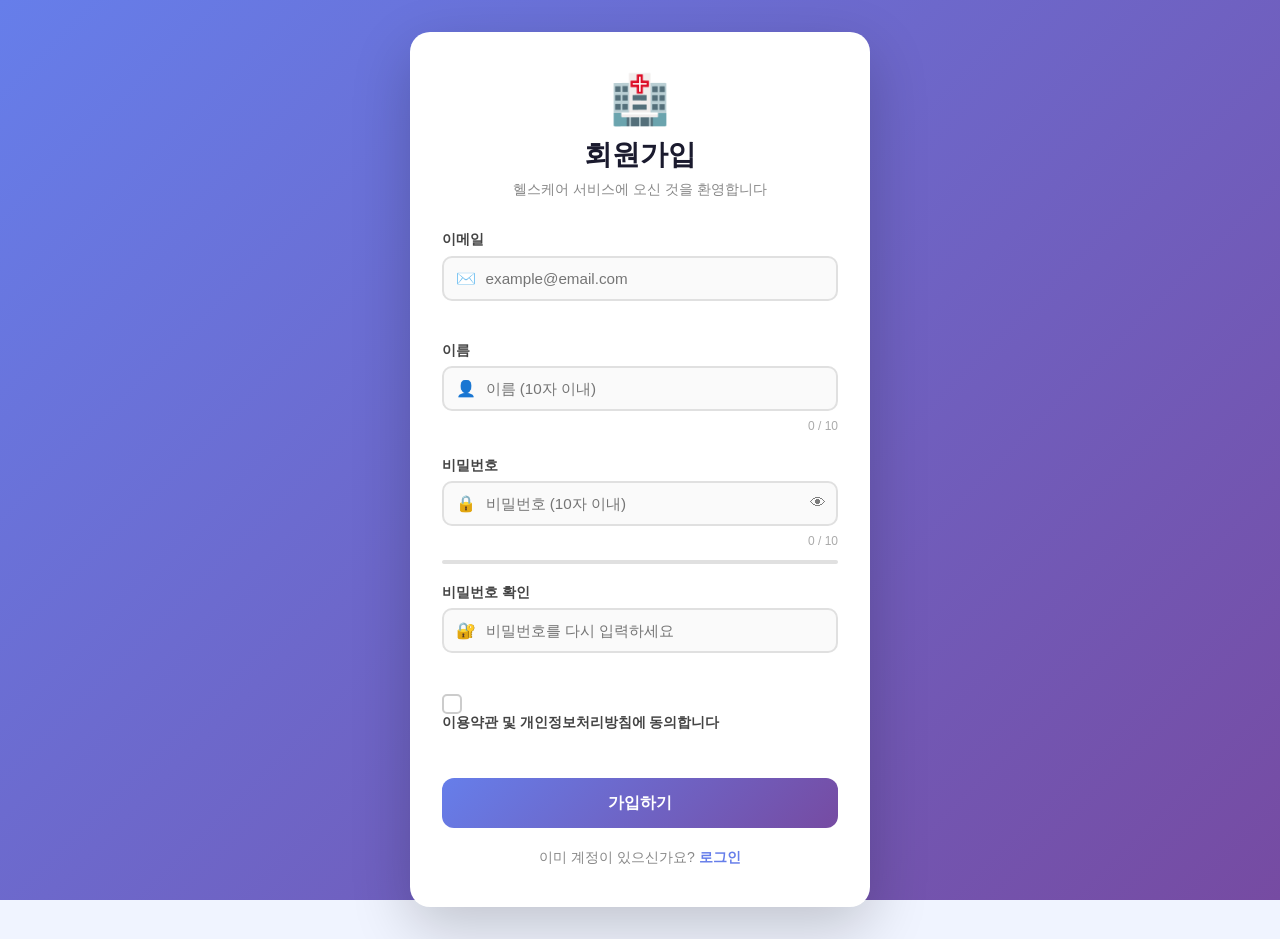
<file: signup-app/index.html>
<!DOCTYPE html>
<html lang="ko">
<head>
  <meta charset="UTF-8" />
  <meta name="viewport" content="width=device-width, initial-scale=1.0" />
  <title>회원가입</title>
  <link rel="stylesheet" href="style.css" />
</head>
<body>
  <div class="bg"></div>

  <!-- 회원가입 카드 -->
  <main class="card" id="signupCard">
    <div class="card-header">
      <div class="logo">🏥</div>
      <h1>회원가입</h1>
      <p class="subtitle">헬스케어 서비스에 오신 것을 환영합니다</p>
    </div>

    <form id="signupForm" novalidate>

      <!-- 이메일 -->
      <div class="field" id="field-email">
        <label for="email">이메일</label>
        <div class="input-wrap">
          <span class="icon">✉️</span>
          <input
            type="email"
            id="email"
            name="email"
            placeholder="example@email.com"
            maxlength="100"
            autocomplete="email"
          />
        </div>
        <span class="error-msg" id="err-email" aria-live="polite"></span>
      </div>

      <!-- 이름 -->
      <div class="field" id="field-name">
        <label for="name">이름</label>
        <div class="input-wrap">
          <span class="icon">👤</span>
          <input
            type="text"
            id="name"
            name="name"
            placeholder="이름 (10자 이내)"
            maxlength="10"
            autocomplete="name"
          />
        </div>
        <div class="field-meta">
          <span class="error-msg" id="err-name" aria-live="polite"></span>
          <span class="char-count" id="cnt-name">0 / 10</span>
        </div>
      </div>

      <!-- 비밀번호 -->
      <div class="field" id="field-password">
        <label for="password">비밀번호</label>
        <div class="input-wrap">
          <span class="icon">🔒</span>
          <input
            type="password"
            id="password"
            name="password"
            placeholder="비밀번호 (10자 이내)"
            maxlength="10"
            autocomplete="new-password"
          />
          <button type="button" class="eye-btn" id="togglePw" aria-label="비밀번호 표시">👁</button>
        </div>
        <div class="field-meta">
          <span class="error-msg" id="err-password" aria-live="polite"></span>
          <span class="char-count" id="cnt-password">0 / 10</span>
        </div>
        <div class="strength-bar" id="strengthWrap">
          <div class="strength-fill" id="strengthFill"></div>
        </div>
        <span class="strength-label" id="strengthLabel"></span>
      </div>

      <!-- 비밀번호 확인 -->
      <div class="field" id="field-passwordConfirm">
        <label for="passwordConfirm">비밀번호 확인</label>
        <div class="input-wrap">
          <span class="icon">🔐</span>
          <input
            type="password"
            id="passwordConfirm"
            name="passwordConfirm"
            placeholder="비밀번호를 다시 입력하세요"
            maxlength="10"
            autocomplete="new-password"
          />
        </div>
        <span class="error-msg" id="err-passwordConfirm" aria-live="polite"></span>
      </div>

      <!-- 이용약관 -->
      <div class="field checkbox-field">
        <label class="checkbox-label">
          <input type="checkbox" id="agree" name="agree" />
          <span class="checkmark"></span>
          <span>이용약관 및 개인정보처리방침에 동의합니다</span>
        </label>
        <span class="error-msg" id="err-agree" aria-live="polite"></span>
      </div>

      <button type="submit" class="btn-submit" id="submitBtn">
        <span id="btnText">가입하기</span>
        <span id="btnSpinner" class="spinner hidden"></span>
      </button>
    </form>

    <p class="login-link">이미 계정이 있으신가요? <a href="login.html">로그인</a></p>
  </main>

  <!-- 성공 팝업 -->
  <div class="overlay hidden" id="overlay" role="dialog" aria-modal="true" aria-labelledby="popupTitle">
    <div class="popup">
      <div class="popup-icon">🎉</div>
      <h2 id="popupTitle">가입 완료!</h2>
      <p class="popup-msg">환영합니다, <strong id="popupName"></strong>님!</p>
      <p class="popup-sub">이메일 <em id="popupEmail"></em>으로<br>가입이 정상적으로 완료되었습니다.</p>
      <div class="popup-badge">✅ 계정이 안전하게 저장되었습니다</div>
      <button class="btn-confirm" id="confirmBtn">확인</button>
    </div>
  </div>

  <script src="crypto.js"></script>
  <script src="validator.js"></script>
  <script src="storage.js"></script>
  <script src="seed.js"></script>
  <script src="app.js"></script>
</body>
</html>
</file>
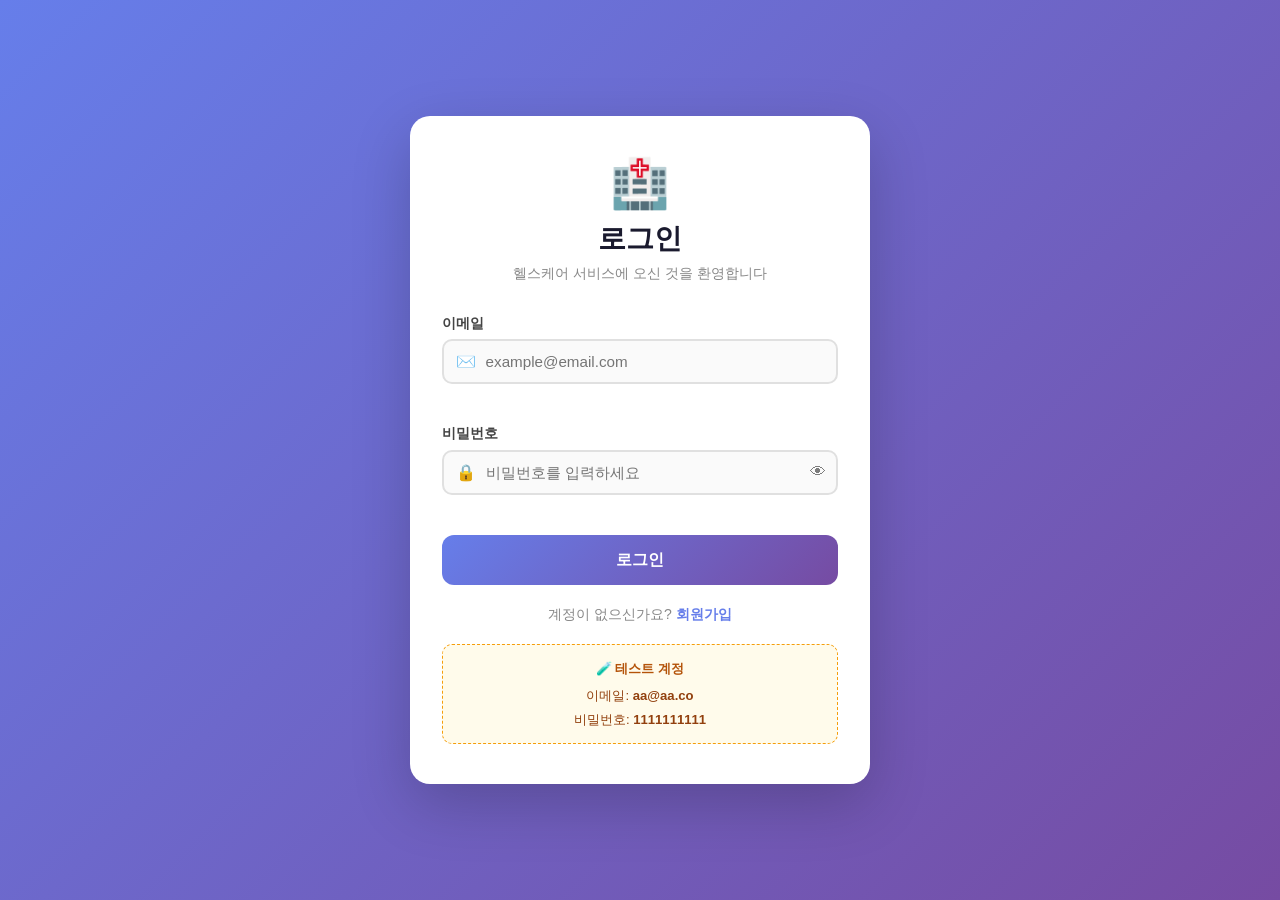
<file: signup-app/login.html>
<!DOCTYPE html>
<html lang="ko">
<head>
  <meta charset="UTF-8" />
  <meta name="viewport" content="width=device-width, initial-scale=1.0" />
  <title>로그인</title>
  <link rel="stylesheet" href="style.css" />
  <link rel="stylesheet" href="login.css" />
</head>
<body>
  <div class="bg"></div>

  <!-- 로그인 카드 -->
  <main class="card" id="loginCard">
    <div class="card-header">
      <div class="logo">🏥</div>
      <h1>로그인</h1>
      <p class="subtitle">헬스케어 서비스에 오신 것을 환영합니다</p>
    </div>

    <!-- 로그인 에러 배너 -->
    <div class="alert-banner hidden" id="alertBanner" role="alert" aria-live="assertive">
      <span class="alert-icon">⚠️</span>
      <span id="alertMsg"></span>
    </div>

    <form id="loginForm" novalidate>

      <!-- 이메일 -->
      <div class="field" id="field-email">
        <label for="email">이메일</label>
        <div class="input-wrap">
          <span class="icon">✉️</span>
          <input
            type="email"
            id="email"
            name="email"
            placeholder="example@email.com"
            maxlength="100"
            autocomplete="email"
          />
        </div>
        <span class="error-msg" id="err-email" aria-live="polite"></span>
      </div>

      <!-- 비밀번호 -->
      <div class="field" id="field-password">
        <label for="password">비밀번호</label>
        <div class="input-wrap">
          <span class="icon">🔒</span>
          <input
            type="password"
            id="password"
            name="password"
            placeholder="비밀번호를 입력하세요"
            maxlength="10"
            autocomplete="current-password"
          />
          <button type="button" class="eye-btn" id="togglePw" aria-label="비밀번호 표시">👁</button>
        </div>
        <span class="error-msg" id="err-password" aria-live="polite"></span>
      </div>

      <button type="submit" class="btn-submit" id="submitBtn">
        <span id="btnText">로그인</span>
        <span id="btnSpinner" class="spinner hidden"></span>
      </button>
    </form>

    <!-- 페이지 이동 링크 -->
    <div class="page-links">
      <p>계정이 없으신가요? <a href="index.html" class="link-signup">회원가입</a></p>
    </div>

    <!-- 테스트 계정 안내 (개발/테스트 환경 전용) -->
    <div class="test-account-box">
      <p class="test-label">🧪 테스트 계정</p>
      <p>이메일: <strong>aa@aa.co</strong></p>
      <p>비밀번호: <strong>1111111111</strong></p>
    </div>
  </main>

  <!-- 로그인 성공 팝업 -->
  <div class="overlay hidden" id="overlay" role="dialog" aria-modal="true" aria-labelledby="popupTitle">
    <div class="popup">
      <div class="popup-icon">👋</div>
      <h2 id="popupTitle">로그인 성공!</h2>
      <p class="popup-msg">환영합니다, <strong id="popupName"></strong>님!</p>
      <p class="popup-sub">이메일 <em id="popupEmail"></em>으로<br>성공적으로 로그인되었습니다.</p>
      <div class="popup-badge">✅ 인증이 완료되었습니다</div>
      <button class="btn-confirm" id="confirmBtn">확인</button>
    </div>
  </div>

  <!-- 재사용 모듈 -->
  <script src="crypto.js"></script>
  <script src="storage.js"></script>
  <script src="seed.js"></script>
  <script src="login.js"></script>
</body>
</html>
</file>
<file: signup-app/style.css>
/* ── 기본 리셋 ── */
*, *::before, *::after { box-sizing: border-box; margin: 0; padding: 0; }

body {
  min-height: 100vh;
  display: flex;
  align-items: center;
  justify-content: center;
  font-family: 'Segoe UI', 'Apple SD Gothic Neo', sans-serif;
  background: #f0f4ff;
}

/* ── 배경 그라디언트 ── */
.bg {
  position: fixed; inset: 0;
  background: linear-gradient(135deg, #667eea 0%, #764ba2 100%);
  z-index: -1;
}

/* ── 카드 ── */
.card {
  width: 100%;
  max-width: 460px;
  margin: 2rem 1rem;
  background: #fff;
  border-radius: 20px;
  box-shadow: 0 20px 60px rgba(0,0,0,.2);
  padding: 2.5rem 2rem;
  animation: slideUp .4s ease;
}

@keyframes slideUp {
  from { opacity: 0; transform: translateY(24px); }
  to   { opacity: 1; transform: translateY(0); }
}

/* ── 헤더 ── */
.card-header { text-align: center; margin-bottom: 2rem; }
.logo { font-size: 3rem; margin-bottom: .5rem; }
.card-header h1 { font-size: 1.75rem; color: #1a1a2e; font-weight: 700; }
.subtitle { color: #888; font-size: .9rem; margin-top: .4rem; }

/* ── 필드 ── */
.field { margin-bottom: 1.25rem; }
.field label {
  display: block;
  font-size: .85rem;
  font-weight: 600;
  color: #444;
  margin-bottom: .4rem;
}

.input-wrap {
  position: relative;
  display: flex;
  align-items: center;
}

.input-wrap .icon {
  position: absolute;
  left: .85rem;
  font-size: 1rem;
  pointer-events: none;
}

.input-wrap input {
  width: 100%;
  padding: .75rem 1rem .75rem 2.6rem;
  border: 2px solid #e0e0e0;
  border-radius: 10px;
  font-size: .95rem;
  color: #222;
  transition: border-color .2s, box-shadow .2s;
  outline: none;
  background: #fafafa;
}

.input-wrap input:focus {
  border-color: #667eea;
  box-shadow: 0 0 0 3px rgba(102,126,234,.15);
  background: #fff;
}

.input-wrap input.valid   { border-color: #22c55e; }
.input-wrap input.invalid { border-color: #ef4444; }

/* 비밀번호 눈 아이콘 */
.eye-btn {
  position: absolute;
  right: .75rem;
  background: none;
  border: none;
  cursor: pointer;
  font-size: 1rem;
  line-height: 1;
  opacity: .5;
  transition: opacity .2s;
}
.eye-btn:hover { opacity: 1; }

/* ── 하단 메타 (에러 + 글자수) ── */
.field-meta {
  display: flex;
  justify-content: space-between;
  align-items: center;
  margin-top: .3rem;
  min-height: 1.1rem;
}

.error-msg {
  display: block;
  font-size: .78rem;
  color: #ef4444;
  margin-top: .3rem;
  min-height: 1rem;
}

.char-count {
  font-size: .75rem;
  color: #aaa;
  white-space: nowrap;
}

/* ── 비밀번호 강도 바 ── */
.strength-bar {
  height: 4px;
  background: #e0e0e0;
  border-radius: 99px;
  margin-top: .5rem;
  overflow: hidden;
}
.strength-fill {
  height: 100%;
  width: 0%;
  border-radius: 99px;
  transition: width .3s, background .3s;
}
.strength-label {
  font-size: .75rem;
  display: block;
  margin-top: .25rem;
  color: #888;
}

/* ── 체크박스 ── */
.checkbox-field { margin-bottom: 1.5rem; }
.checkbox-label {
  display: flex;
  align-items: center;
  gap: .6rem;
  cursor: pointer;
  font-size: .88rem;
  color: #555;
}
.checkbox-label input[type="checkbox"] {
  opacity: 0;
  position: absolute;
  width: 1px;
  height: 1px;
  overflow: hidden;
  clip: rect(0 0 0 0);
}
.checkmark {
  width: 20px; height: 20px;
  border: 2px solid #ccc;
  border-radius: 5px;
  flex-shrink: 0;
  display: flex; align-items: center; justify-content: center;
  transition: background .2s, border-color .2s;
  font-size: .85rem;
}
.checkbox-label input:checked + .checkmark {
  background: #667eea;
  border-color: #667eea;
  color: #fff;
}
.checkbox-label input:checked + .checkmark::after { content: '✓'; }

/* ── 제출 버튼 ── */
.btn-submit {
  width: 100%;
  padding: .9rem;
  background: linear-gradient(135deg, #667eea, #764ba2);
  color: #fff;
  border: none;
  border-radius: 12px;
  font-size: 1rem;
  font-weight: 700;
  cursor: pointer;
  display: flex; align-items: center; justify-content: center; gap: .5rem;
  transition: opacity .2s, transform .1s;
}
.btn-submit:hover  { opacity: .9; }
.btn-submit:active { transform: scale(.98); }
.btn-submit:disabled { opacity: .6; cursor: not-allowed; }

.spinner {
  width: 18px; height: 18px;
  border: 3px solid rgba(255,255,255,.4);
  border-top-color: #fff;
  border-radius: 50%;
  animation: spin .7s linear infinite;
}
.hidden { display: none !important; }
@keyframes spin { to { transform: rotate(360deg); } }

.login-link { text-align: center; margin-top: 1.25rem; font-size: .88rem; color: #888; }
.login-link a { color: #667eea; font-weight: 600; text-decoration: none; }
.login-link a:hover { text-decoration: underline; }

/* ── 성공 팝업 오버레이 ── */
.overlay {
  position: fixed; inset: 0;
  background: rgba(0,0,0,.55);
  display: flex; align-items: center; justify-content: center;
  z-index: 100;
  animation: fadeIn .25s ease;
}
@keyframes fadeIn { from { opacity: 0; } to { opacity: 1; } }

.popup {
  background: #fff;
  border-radius: 20px;
  padding: 2.5rem 2rem;
  max-width: 380px;
  width: 90%;
  text-align: center;
  box-shadow: 0 30px 80px rgba(0,0,0,.3);
  animation: popIn .35s cubic-bezier(.34,1.56,.64,1);
}
@keyframes popIn {
  from { opacity: 0; transform: scale(.7); }
  to   { opacity: 1; transform: scale(1); }
}

.popup-icon { font-size: 3.5rem; margin-bottom: .75rem; }
.popup h2   { font-size: 1.6rem; color: #1a1a2e; margin-bottom: .5rem; }
.popup-msg  { font-size: 1rem; color: #333; margin-bottom: .4rem; }
.popup-sub  { font-size: .88rem; color: #888; line-height: 1.6; }
.popup-sub em { font-style: normal; color: #667eea; font-weight: 600; }

.popup-badge {
  display: inline-block;
  margin: 1rem 0;
  padding: .4rem .9rem;
  background: #f0fdf4;
  color: #22c55e;
  border-radius: 99px;
  font-size: .82rem;
  font-weight: 600;
  border: 1px solid #bbf7d0;
}

.btn-confirm {
  width: 100%;
  padding: .85rem;
  background: linear-gradient(135deg, #667eea, #764ba2);
  color: #fff;
  border: none;
  border-radius: 12px;
  font-size: 1rem;
  font-weight: 700;
  cursor: pointer;
  transition: opacity .2s;
  margin-top: .5rem;
}
.btn-confirm:hover { opacity: .9; }

/* ── 반응형 ── */
@media (max-width: 480px) {
  .card { padding: 2rem 1.25rem; }
}
</file>
<file: signup-app/login.css>
/* ── 로그인 전용 추가 스타일 ── */

/* 에러 배너 */
.alert-banner {
  display: flex;
  align-items: center;
  gap: .6rem;
  background: #fef2f2;
  border: 1px solid #fecaca;
  border-radius: 10px;
  padding: .75rem 1rem;
  margin-bottom: 1.25rem;
  font-size: .88rem;
  color: #dc2626;
  animation: shake .35s ease;
}
@keyframes shake {
  0%, 100% { transform: translateX(0); }
  20%       { transform: translateX(-6px); }
  40%       { transform: translateX(6px); }
  60%       { transform: translateX(-4px); }
  80%       { transform: translateX(4px); }
}
.alert-icon { font-size: 1rem; flex-shrink: 0; }

/* 페이지 이동 링크 영역 */
.page-links {
  text-align: center;
  margin-top: 1.25rem;
  font-size: .88rem;
  color: #888;
  display: flex;
  flex-direction: column;
  gap: .5rem;
}
.page-links a {
  color: #667eea;
  font-weight: 600;
  text-decoration: none;
}
.page-links a:hover { text-decoration: underline; }

/* 테스트 계정 안내 박스 */
.test-account-box {
  margin-top: 1.25rem;
  padding: .75rem 1rem;
  background: #fffbeb;
  border: 1px dashed #f59e0b;
  border-radius: 10px;
  font-size: .82rem;
  color: #92400e;
  text-align: center;
  line-height: 1.8;
}
.test-label {
  font-weight: 700;
  margin-bottom: .2rem;
  color: #b45309;
}

/* 로그인 성공 팝업 — 색상만 재정의 */
#overlay .popup-icon { font-size: 3.5rem; }
</file>
